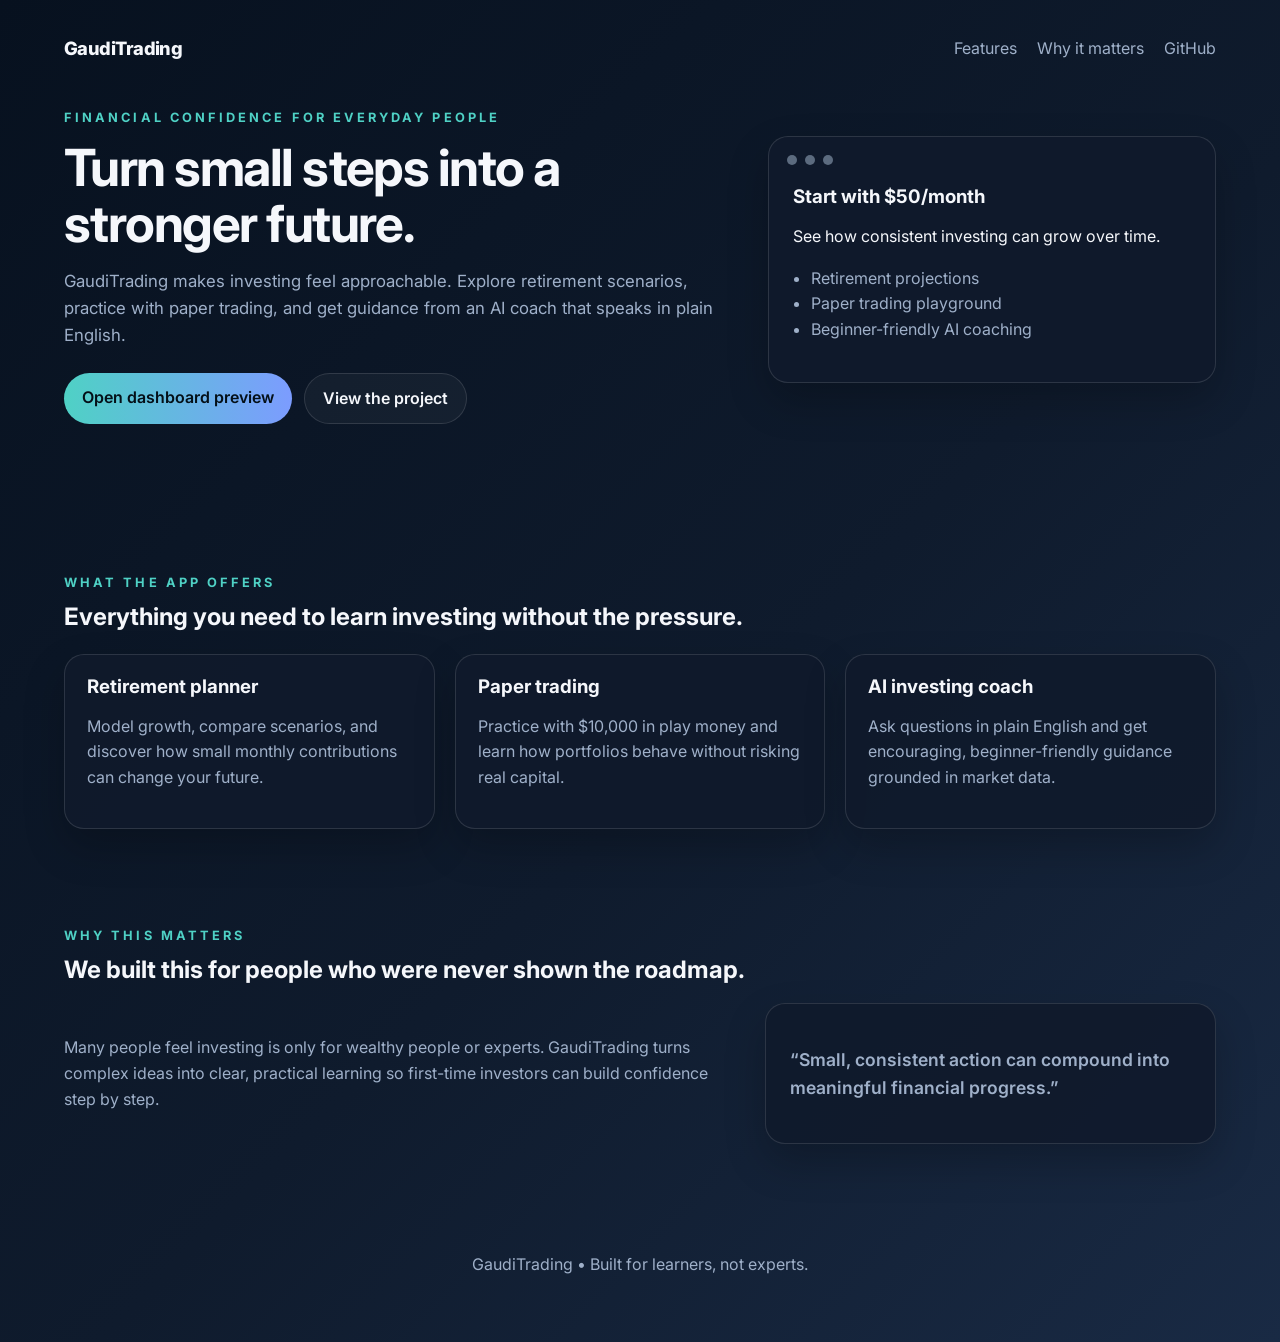
<file: index.html>
<!DOCTYPE html>
<html lang="en">
  <head>
    <meta charset="UTF-8" />
    <meta name="viewport" content="width=device-width, initial-scale=1.0" />
    <meta
      name="description"
      content="GaudiTrading helps beginners understand investing through retirement planning, paper trading, and AI guidance."
    />
    <title>GaudiTrading | Learn Investing with Confidence</title>
    <link rel="preconnect" href="https://fonts.googleapis.com" />
    <link rel="preconnect" href="https://fonts.gstatic.com" crossorigin />
    <link
      href="https://fonts.googleapis.com/css2?family=Inter:wght@400;500;600;700;800&display=swap"
      rel="stylesheet"
    />
    <link rel="stylesheet" href="styles.css" />
  </head>
  <body>
    <header class="hero">
      <nav class="nav">
        <a class="brand" href="#">GaudiTrading</a>
        <div class="nav-links">
          <a href="#features">Features</a>
          <a href="#why">Why it matters</a>
          <a href="https://github.com/AnthonyCASC4/GaudiTrading" target="_blank" rel="noreferrer">GitHub</a>
        </div>
      </nav>

      <div class="hero-content">
        <div class="hero-copy">
          <p class="eyebrow">Financial confidence for everyday people</p>
          <h1>Turn small steps into a stronger future.</h1>
          <p class="lead">
            GaudiTrading makes investing feel approachable. Explore retirement scenarios,
            practice with paper trading, and get guidance from an AI coach that speaks in plain English.
          </p>
          <div class="cta-row">
            <a class="btn btn-primary" href="dashboard.html">Open dashboard preview</a>
            <a class="btn btn-secondary" href="https://github.com/AnthonyCASC4/GaudiTrading" target="_blank" rel="noreferrer">View the project</a>
          </div>
        </div>

        <div class="hero-card" aria-label="App preview">
          <div class="card-top">
            <span class="dot"></span>
            <span class="dot"></span>
            <span class="dot"></span>
          </div>
          <div class="card-body">
            <h3>Start with $50/month</h3>
            <p>See how consistent investing can grow over time.</p>
            <ul>
              <li>Retirement projections</li>
              <li>Paper trading playground</li>
              <li>Beginner-friendly AI coaching</li>
            </ul>
          </div>
        </div>
      </div>
    </header>

    <main>
      <section id="features" class="section">
        <div class="section-heading">
          <p class="eyebrow">What the app offers</p>
          <h2>Everything you need to learn investing without the pressure.</h2>
        </div>

        <div class="feature-grid">
          <article class="feature-card">
            <h3>Retirement planner</h3>
            <p>Model growth, compare scenarios, and discover how small monthly contributions can change your future.</p>
          </article>
          <article class="feature-card">
            <h3>Paper trading</h3>
            <p>Practice with $10,000 in play money and learn how portfolios behave without risking real capital.</p>
          </article>
          <article class="feature-card">
            <h3>AI investing coach</h3>
            <p>Ask questions in plain English and get encouraging, beginner-friendly guidance grounded in market data.</p>
          </article>
        </div>
      </section>

      <section id="why" class="section section-alt">
        <div class="section-heading">
          <p class="eyebrow">Why this matters</p>
          <h2>We built this for people who were never shown the roadmap.</h2>
        </div>
        <div class="split-layout">
          <div>
            <p>
              Many people feel investing is only for wealthy people or experts. GaudiTrading turns complex ideas into clear,
              practical learning so first-time investors can build confidence step by step.
            </p>
          </div>
          <div class="quote-box">
            <p>“Small, consistent action can compound into meaningful financial progress.”</p>
          </div>
        </div>
      </section>
    </main>

    <footer class="footer">
      <p>GaudiTrading • Built for learners, not experts.</p>
    </footer>
  </body>
</html>
</file>
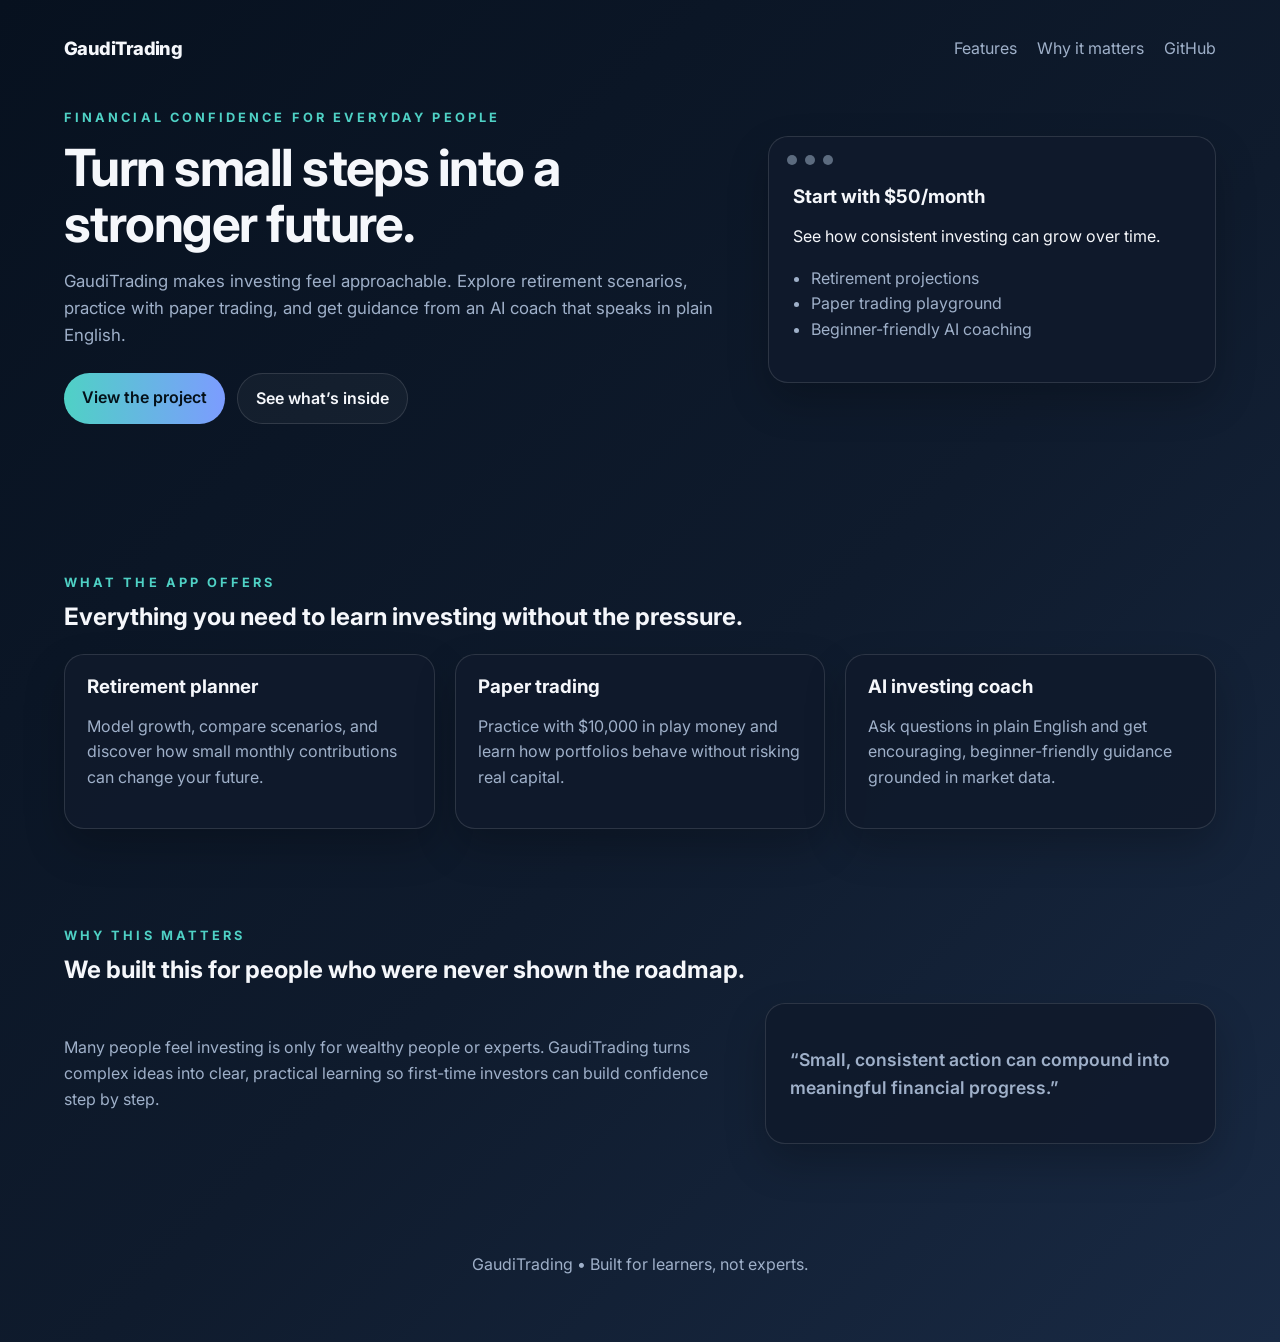
<file: docs/index.html>
<!DOCTYPE html>
<html lang="en">
  <head>
    <meta charset="UTF-8" />
    <meta name="viewport" content="width=device-width, initial-scale=1.0" />
    <meta
      name="description"
      content="GaudiTrading helps beginners understand investing through retirement planning, paper trading, and AI guidance."
    />
    <title>GaudiTrading | Learn Investing with Confidence</title>
    <link rel="preconnect" href="https://fonts.googleapis.com" />
    <link rel="preconnect" href="https://fonts.gstatic.com" crossorigin />
    <link
      href="https://fonts.googleapis.com/css2?family=Inter:wght@400;500;600;700;800&display=swap"
      rel="stylesheet"
    />
    <link rel="stylesheet" href="styles.css" />
  </head>
  <body>
    <header class="hero">
      <nav class="nav">
        <a class="brand" href="#">GaudiTrading</a>
        <div class="nav-links">
          <a href="#features">Features</a>
          <a href="#why">Why it matters</a>
          <a href="https://github.com/AnthonyCASC4/GaudiTrading" target="_blank" rel="noreferrer">GitHub</a>
        </div>
      </nav>

      <div class="hero-content">
        <div class="hero-copy">
          <p class="eyebrow">Financial confidence for everyday people</p>
          <h1>Turn small steps into a stronger future.</h1>
          <p class="lead">
            GaudiTrading makes investing feel approachable. Explore retirement scenarios,
            practice with paper trading, and get guidance from an AI coach that speaks in plain English.
          </p>
          <div class="cta-row">
            <a class="btn btn-primary" href="https://github.com/AnthonyCASC4/GaudiTrading" target="_blank" rel="noreferrer">View the project</a>
            <a class="btn btn-secondary" href="#features">See what’s inside</a>
          </div>
        </div>

        <div class="hero-card" aria-label="App preview">
          <div class="card-top">
            <span class="dot"></span>
            <span class="dot"></span>
            <span class="dot"></span>
          </div>
          <div class="card-body">
            <h3>Start with $50/month</h3>
            <p>See how consistent investing can grow over time.</p>
            <ul>
              <li>Retirement projections</li>
              <li>Paper trading playground</li>
              <li>Beginner-friendly AI coaching</li>
            </ul>
          </div>
        </div>
      </div>
    </header>

    <main>
      <section id="features" class="section">
        <div class="section-heading">
          <p class="eyebrow">What the app offers</p>
          <h2>Everything you need to learn investing without the pressure.</h2>
        </div>

        <div class="feature-grid">
          <article class="feature-card">
            <h3>Retirement planner</h3>
            <p>Model growth, compare scenarios, and discover how small monthly contributions can change your future.</p>
          </article>
          <article class="feature-card">
            <h3>Paper trading</h3>
            <p>Practice with $10,000 in play money and learn how portfolios behave without risking real capital.</p>
          </article>
          <article class="feature-card">
            <h3>AI investing coach</h3>
            <p>Ask questions in plain English and get encouraging, beginner-friendly guidance grounded in market data.</p>
          </article>
        </div>
      </section>

      <section id="why" class="section section-alt">
        <div class="section-heading">
          <p class="eyebrow">Why this matters</p>
          <h2>We built this for people who were never shown the roadmap.</h2>
        </div>
        <div class="split-layout">
          <div>
            <p>
              Many people feel investing is only for wealthy people or experts. GaudiTrading turns complex ideas into clear,
              practical learning so first-time investors can build confidence step by step.
            </p>
          </div>
          <div class="quote-box">
            <p>“Small, consistent action can compound into meaningful financial progress.”</p>
          </div>
        </div>
      </section>
    </main>

    <footer class="footer">
      <p>GaudiTrading • Built for learners, not experts.</p>
    </footer>
  </body>
</html>
</file>
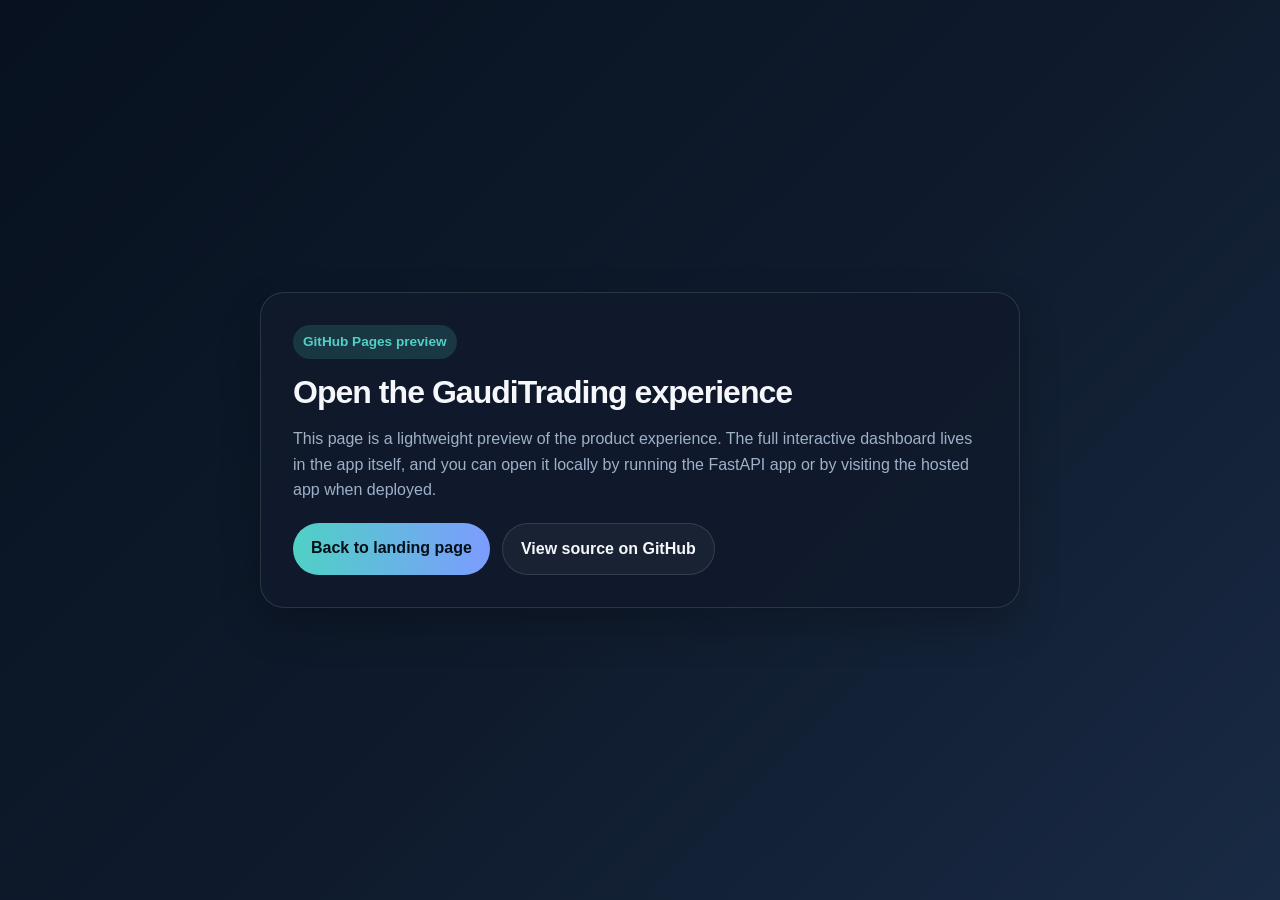
<file: dashboard.html>
<!DOCTYPE html>
<html lang="en">
  <head>
    <meta charset="UTF-8" />
    <meta name="viewport" content="width=device-width, initial-scale=1.0" />
    <title>GaudiTrading Dashboard Preview</title>
    <link rel="stylesheet" href="styles.css" />
    <style>
      body {
        min-height: 100vh;
        display: flex;
        align-items: center;
        justify-content: center;
        padding: 24px;
      }
      .preview-card {
        max-width: 760px;
        width: 100%;
        background: rgba(16, 26, 44, 0.9);
        border: 1px solid rgba(255,255,255,0.12);
        border-radius: 24px;
        padding: 32px;
        box-shadow: 0 18px 40px rgba(0,0,0,0.22);
      }
      .preview-card h1 {
        font-size: 2rem;
        margin-bottom: 12px;
      }
      .preview-card p {
        color: var(--muted);
        margin-bottom: 16px;
      }
      .preview-actions {
        display: flex;
        flex-wrap: wrap;
        gap: 12px;
        margin-top: 20px;
      }
      .preview-actions a {
        text-decoration: none;
      }
      .badge {
        display: inline-block;
        margin-bottom: 16px;
        padding: 6px 10px;
        border-radius: 999px;
        background: rgba(79, 209, 197, 0.16);
        color: var(--accent);
        font-size: 0.85rem;
        font-weight: 700;
      }
    </style>
  </head>
  <body>
    <div class="preview-card">
      <span class="badge">GitHub Pages preview</span>
      <h1>Open the GaudiTrading experience</h1>
      <p>
        This page is a lightweight preview of the product experience. The full interactive dashboard lives in the app itself,
        and you can open it locally by running the FastAPI app or by visiting the hosted app when deployed.
      </p>
      <div class="preview-actions">
        <a class="btn btn-primary" href="index.html">Back to landing page</a>
        <a class="btn btn-secondary" href="https://github.com/AnthonyCASC4/GaudiTrading" target="_blank" rel="noreferrer">View source on GitHub</a>
      </div>
    </div>
  </body>
</html>
</file>
<file: styles.css>
:root {
  color-scheme: dark;
  --bg: #07111f;
  --panel: #101a2c;
  --panel-2: #15253b;
  --text: #f5f7fb;
  --muted: #9fb0c9;
  --accent: #4fd1c5;
  --accent-2: #7c9cff;
  --border: rgba(255, 255, 255, 0.12);
}

* {
  box-sizing: border-box;
}

body {
  margin: 0;
  font-family: 'Inter', sans-serif;
  background: linear-gradient(135deg, var(--bg), #0f1b2d 55%, #192a44);
  color: var(--text);
  line-height: 1.6;
}

img {
  max-width: 100%;
}

.hero {
  padding: 24px 24px 72px;
  max-width: 1200px;
  margin: 0 auto;
}

.nav {
  display: flex;
  justify-content: space-between;
  align-items: center;
  padding: 10px 0 32px;
}

.brand {
  font-weight: 800;
  letter-spacing: -0.03em;
  color: var(--text);
  text-decoration: none;
  font-size: 1.15rem;
}

.nav-links {
  display: flex;
  gap: 20px;
}

.nav-links a {
  color: var(--muted);
  text-decoration: none;
}

.nav-links a:hover {
  color: var(--text);
}

.hero-content {
  display: grid;
  grid-template-columns: 1.2fr 0.8fr;
  gap: 32px;
  align-items: center;
}

.eyebrow {
  text-transform: uppercase;
  letter-spacing: 0.24em;
  color: var(--accent);
  font-size: 0.8rem;
  font-weight: 700;
  margin-bottom: 10px;
}

h1,
h2,
h3 {
  line-height: 1.1;
  margin: 0 0 12px;
}

h1 {
  font-size: clamp(2.2rem, 4vw, 3.8rem);
  letter-spacing: -0.03em;
}

.lead {
  color: var(--muted);
  font-size: 1.05rem;
  max-width: 650px;
}

.cta-row {
  display: flex;
  flex-wrap: wrap;
  gap: 12px;
  margin-top: 24px;
}

.btn {
  display: inline-block;
  padding: 12px 18px;
  border-radius: 999px;
  text-decoration: none;
  font-weight: 600;
}

.btn-primary {
  background: linear-gradient(90deg, var(--accent), var(--accent-2));
  color: #041018;
}

.btn-secondary {
  border: 1px solid var(--border);
  color: var(--text);
  background: rgba(255, 255, 255, 0.04);
}

.hero-card,
.feature-card,
.quote-box {
  background: rgba(16, 26, 44, 0.9);
  border: 1px solid var(--border);
  border-radius: 20px;
  box-shadow: 0 18px 40px rgba(0, 0, 0, 0.22);
}

.hero-card {
  padding: 18px;
}

.card-top {
  display: flex;
  gap: 8px;
  margin-bottom: 14px;
}

.dot {
  width: 10px;
  height: 10px;
  display: inline-block;
  border-radius: 50%;
  background: #5c6b7f;
}

.card-body {
  padding: 8px 6px 6px;
}

.card-body ul {
  padding-left: 18px;
  color: var(--muted);
}

.section {
  padding: 64px 24px;
  max-width: 1200px;
  margin: 0 auto;
}

.section-alt {
  padding-top: 20px;
}

.feature-grid {
  display: grid;
  grid-template-columns: repeat(3, minmax(0, 1fr));
  gap: 20px;
  margin-top: 24px;
}

.feature-card {
  padding: 22px;
}

.feature-card p,
.split-layout p,
.footer p {
  color: var(--muted);
}

.split-layout {
  display: grid;
  grid-template-columns: 1.2fr 0.8fr;
  gap: 24px;
  margin-top: 20px;
  align-items: center;
}

.quote-box {
  padding: 24px;
  font-weight: 600;
  font-size: 1.1rem;
}

.footer {
  text-align: center;
  padding: 28px 24px 48px;
}

@media (max-width: 820px) {
  .hero-content,
  .feature-grid,
  .split-layout {
    grid-template-columns: 1fr;
  }

  .nav {
    flex-direction: column;
    align-items: flex-start;
    gap: 10px;
  }
}
</file>
<file: docs/styles.css>
:root {
  color-scheme: dark;
  --bg: #07111f;
  --panel: #101a2c;
  --panel-2: #15253b;
  --text: #f5f7fb;
  --muted: #9fb0c9;
  --accent: #4fd1c5;
  --accent-2: #7c9cff;
  --border: rgba(255, 255, 255, 0.12);
}

* {
  box-sizing: border-box;
}

body {
  margin: 0;
  font-family: 'Inter', sans-serif;
  background: linear-gradient(135deg, var(--bg), #0f1b2d 55%, #192a44);
  color: var(--text);
  line-height: 1.6;
}

img {
  max-width: 100%;
}

.hero {
  padding: 24px 24px 72px;
  max-width: 1200px;
  margin: 0 auto;
}

.nav {
  display: flex;
  justify-content: space-between;
  align-items: center;
  padding: 10px 0 32px;
}

.brand {
  font-weight: 800;
  letter-spacing: -0.03em;
  color: var(--text);
  text-decoration: none;
  font-size: 1.15rem;
}

.nav-links {
  display: flex;
  gap: 20px;
}

.nav-links a {
  color: var(--muted);
  text-decoration: none;
}

.nav-links a:hover {
  color: var(--text);
}

.hero-content {
  display: grid;
  grid-template-columns: 1.2fr 0.8fr;
  gap: 32px;
  align-items: center;
}

.eyebrow {
  text-transform: uppercase;
  letter-spacing: 0.24em;
  color: var(--accent);
  font-size: 0.8rem;
  font-weight: 700;
  margin-bottom: 10px;
}

h1,
h2,
h3 {
  line-height: 1.1;
  margin: 0 0 12px;
}

h1 {
  font-size: clamp(2.2rem, 4vw, 3.8rem);
  letter-spacing: -0.03em;
}

.lead {
  color: var(--muted);
  font-size: 1.05rem;
  max-width: 650px;
}

.cta-row {
  display: flex;
  flex-wrap: wrap;
  gap: 12px;
  margin-top: 24px;
}

.btn {
  display: inline-block;
  padding: 12px 18px;
  border-radius: 999px;
  text-decoration: none;
  font-weight: 600;
}

.btn-primary {
  background: linear-gradient(90deg, var(--accent), var(--accent-2));
  color: #041018;
}

.btn-secondary {
  border: 1px solid var(--border);
  color: var(--text);
  background: rgba(255, 255, 255, 0.04);
}

.hero-card,
.feature-card,
.quote-box {
  background: rgba(16, 26, 44, 0.9);
  border: 1px solid var(--border);
  border-radius: 20px;
  box-shadow: 0 18px 40px rgba(0, 0, 0, 0.22);
}

.hero-card {
  padding: 18px;
}

.card-top {
  display: flex;
  gap: 8px;
  margin-bottom: 14px;
}

.dot {
  width: 10px;
  height: 10px;
  display: inline-block;
  border-radius: 50%;
  background: #5c6b7f;
}

.card-body {
  padding: 8px 6px 6px;
}

.card-body ul {
  padding-left: 18px;
  color: var(--muted);
}

.section {
  padding: 64px 24px;
  max-width: 1200px;
  margin: 0 auto;
}

.section-alt {
  padding-top: 20px;
}

.feature-grid {
  display: grid;
  grid-template-columns: repeat(3, minmax(0, 1fr));
  gap: 20px;
  margin-top: 24px;
}

.feature-card {
  padding: 22px;
}

.feature-card p,
.split-layout p,
.footer p {
  color: var(--muted);
}

.split-layout {
  display: grid;
  grid-template-columns: 1.2fr 0.8fr;
  gap: 24px;
  margin-top: 20px;
  align-items: center;
}

.quote-box {
  padding: 24px;
  font-weight: 600;
  font-size: 1.1rem;
}

.footer {
  text-align: center;
  padding: 28px 24px 48px;
}

@media (max-width: 820px) {
  .hero-content,
  .feature-grid,
  .split-layout {
    grid-template-columns: 1fr;
  }

  .nav {
    flex-direction: column;
    align-items: flex-start;
    gap: 10px;
  }
}
</file>
